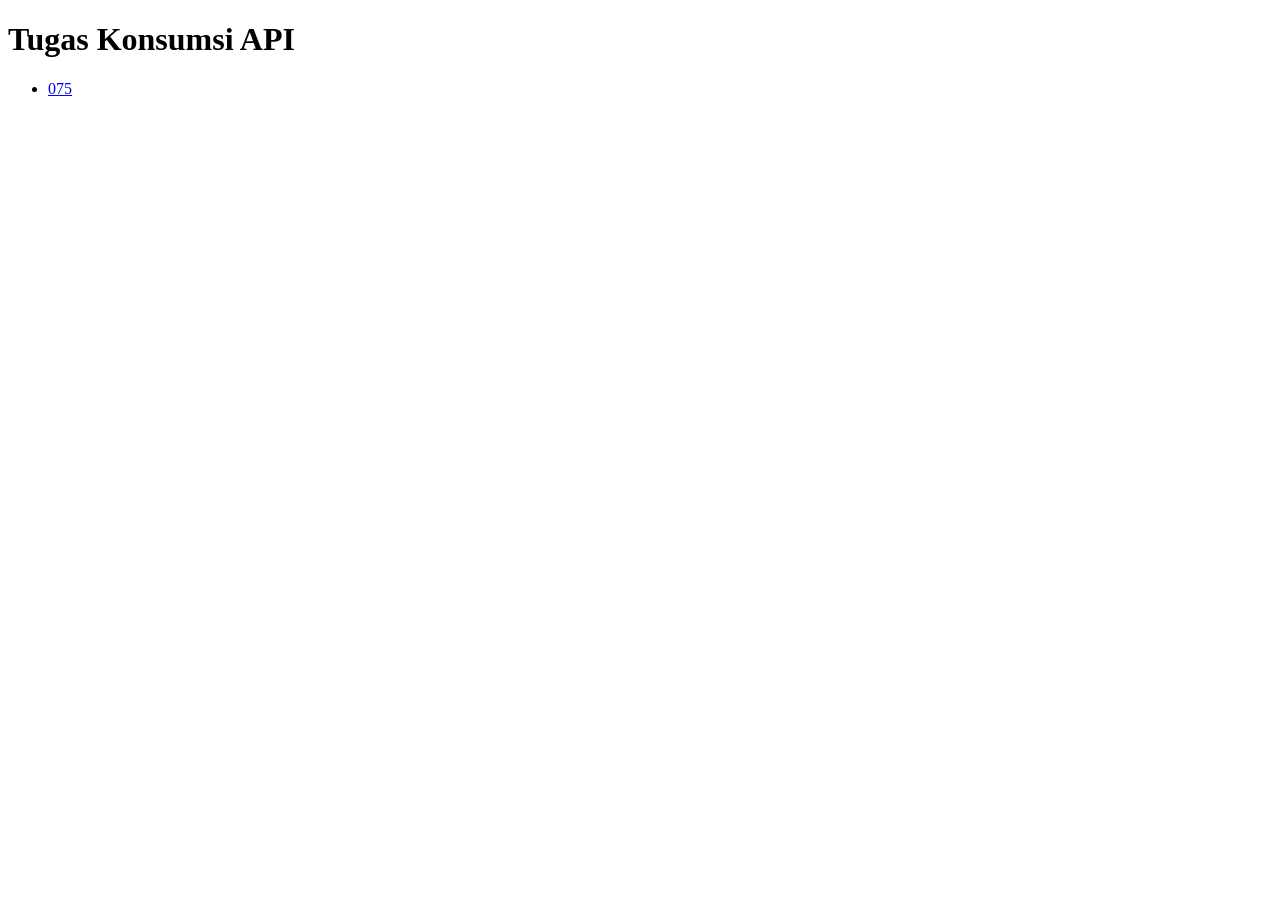
<file: index.html>
<!DOCTYPE html>
<html>
<head>
    <title>Tugas Konsumsi API - 075</title>
</head>
<body>

    <h1>Tugas Konsumsi API</h1>

    <ul>
        <li><a href="beranda.html">075</a></li>
    </ul>

</body>
</html>
</file>
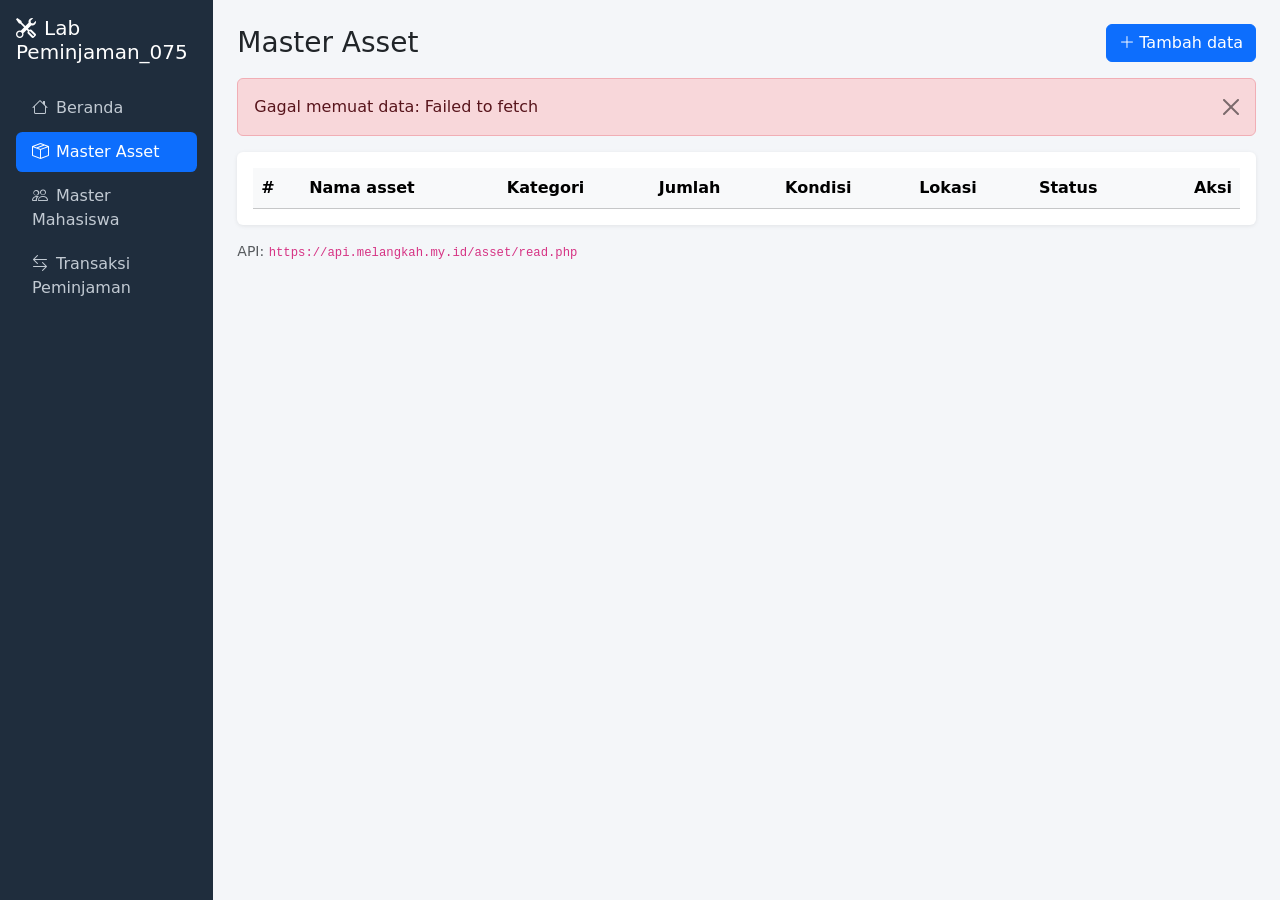
<file: asset.html>
<!DOCTYPE html>
<html lang="id">
<head>
<meta charset="UTF-8">
<meta name="viewport" content="width=device-width, initial-scale=1">
<title>Master Asset</title>
<link href="https://cdn.jsdelivr.net/npm/bootstrap@5.3.3/dist/css/bootstrap.min.css" rel="stylesheet">
<link href="https://cdn.jsdelivr.net/npm/bootstrap-icons@1.11.3/font/bootstrap-icons.min.css" rel="stylesheet">
<link href="css/style.css" rel="stylesheet">
</head>
<body>
<div id="app"></div>
<script src="https://cdn.jsdelivr.net/npm/bootstrap@5.3.3/dist/js/bootstrap.bundle.min.js"></script>
<script src="js/app.js"></script>
<script>initCrud("asset");</script>
</body>
</html>
</file>
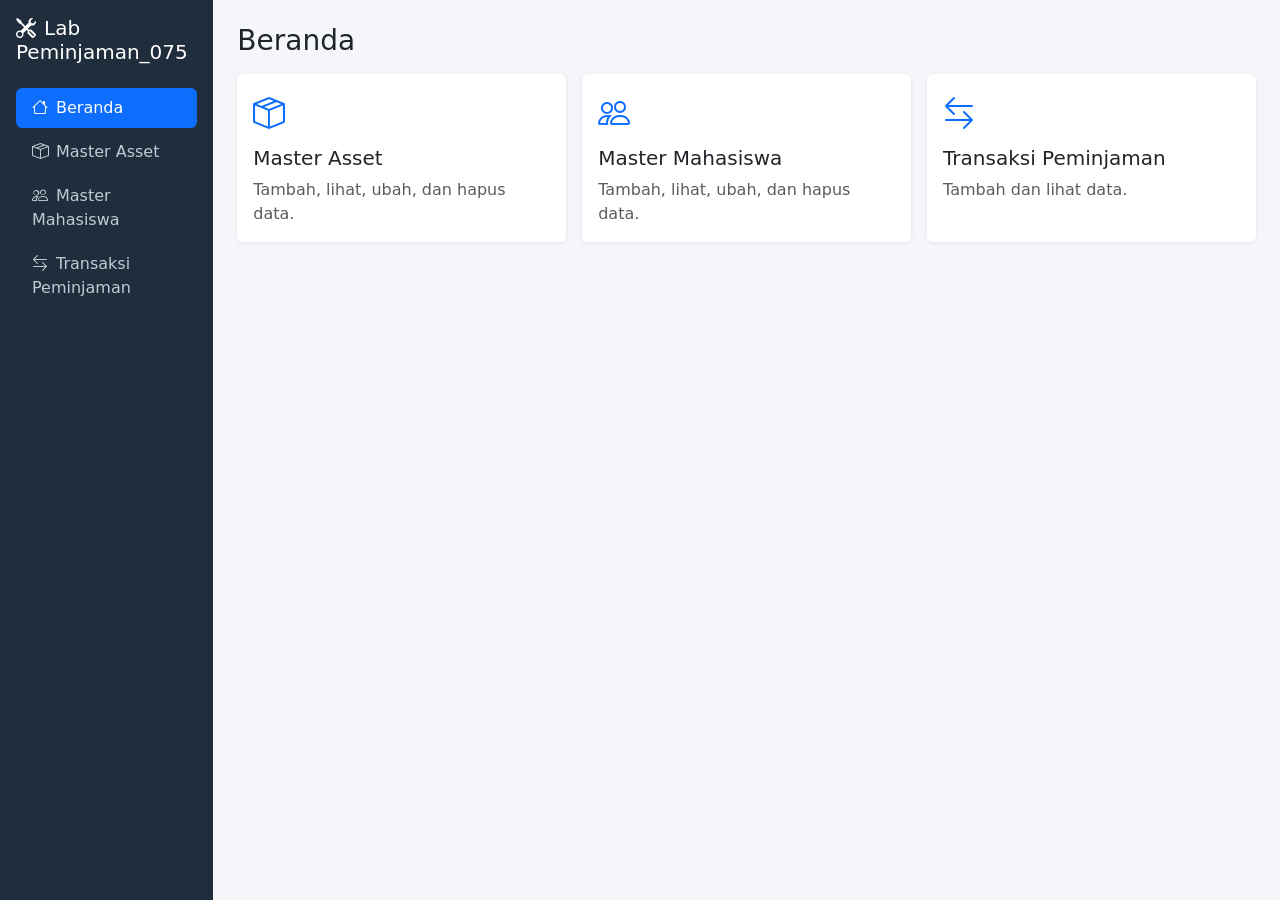
<file: beranda.html>
<!DOCTYPE html>
<html lang="id">
<head>
<meta charset="UTF-8">
<meta name="viewport" content="width=device-width, initial-scale=1">
<title>Beranda - Peminjaman Alat Laboratorium</title>
<link href="https://cdn.jsdelivr.net/npm/bootstrap@5.3.3/dist/css/bootstrap.min.css" rel="stylesheet">
<link href="https://cdn.jsdelivr.net/npm/bootstrap-icons@1.11.3/font/bootstrap-icons.min.css" rel="stylesheet">
<link href="css/style.css" rel="stylesheet">
</head>
<body>
<div id="app"></div>
<script src="https://cdn.jsdelivr.net/npm/bootstrap@5.3.3/dist/js/bootstrap.bundle.min.js"></script>
<script src="js/app.js"></script>
<script>initHome();</script>
</body>
</html>
</file>
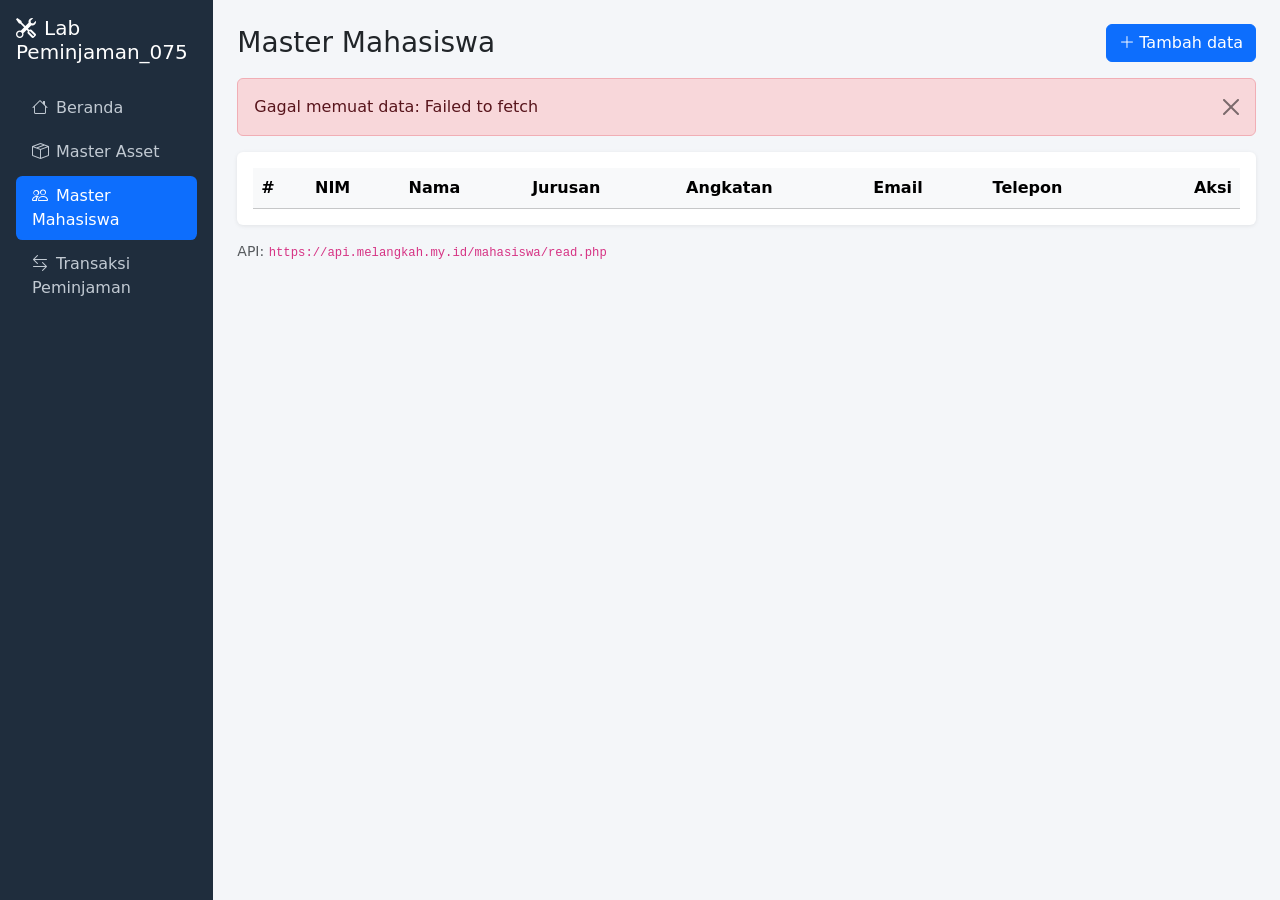
<file: mahasiswa.html>
<!DOCTYPE html>
<html lang="id">
<head>
<meta charset="UTF-8">
<meta name="viewport" content="width=device-width, initial-scale=1">
<title>Master Mahasiswa</title>
<link href="https://cdn.jsdelivr.net/npm/bootstrap@5.3.3/dist/css/bootstrap.min.css" rel="stylesheet">
<link href="https://cdn.jsdelivr.net/npm/bootstrap-icons@1.11.3/font/bootstrap-icons.min.css" rel="stylesheet">
<link href="css/style.css" rel="stylesheet">
</head>
<body>
<div id="app"></div>
<script src="https://cdn.jsdelivr.net/npm/bootstrap@5.3.3/dist/js/bootstrap.bundle.min.js"></script>
<script src="js/app.js"></script>
<script>initCrud("mahasiswa");</script>
</body>
</html>
</file>
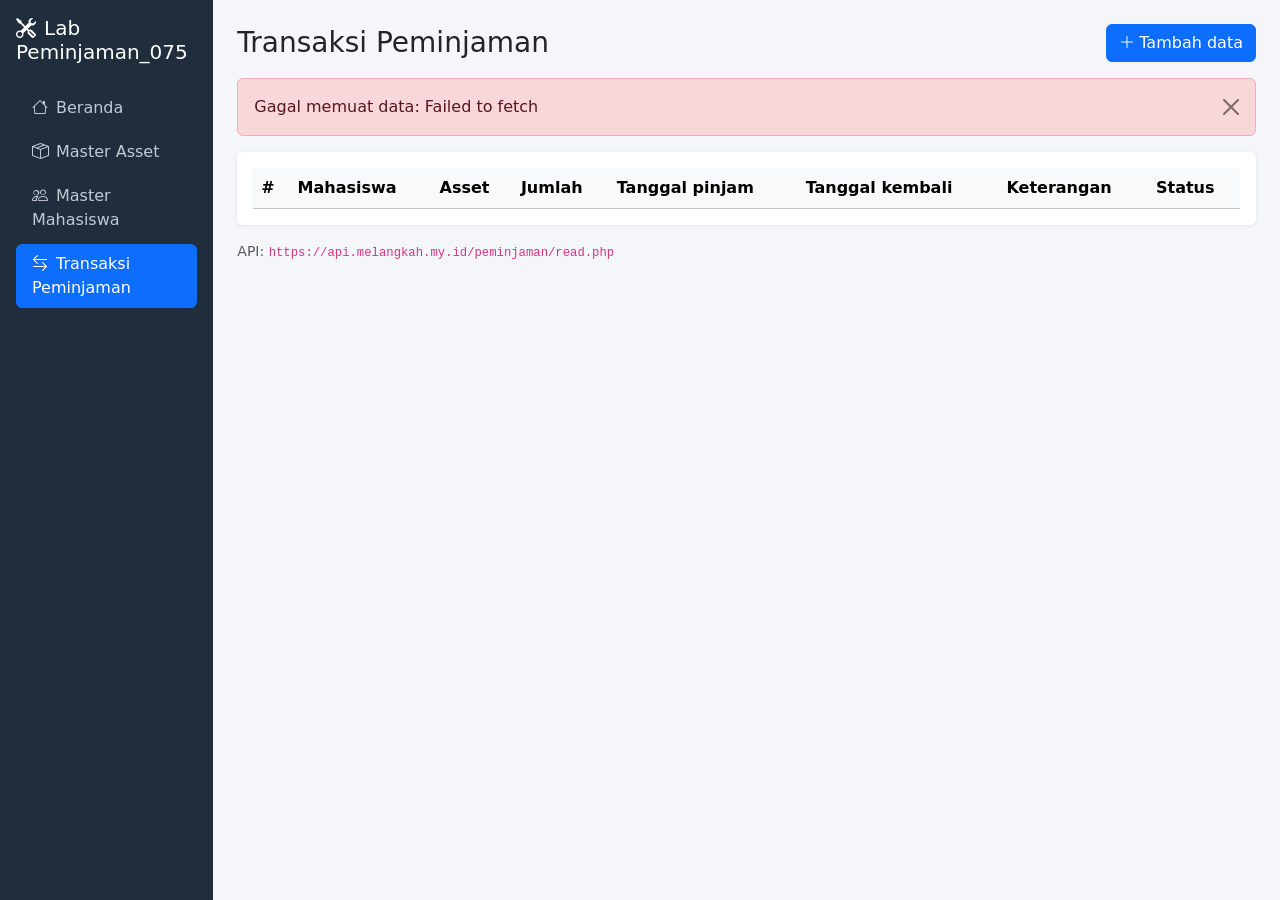
<file: peminjaman.html>
<!DOCTYPE html>
<html lang="id">
<head>
<meta charset="UTF-8">
<meta name="viewport" content="width=device-width, initial-scale=1">
<title>Transaksi Peminjaman</title>
<link href="https://cdn.jsdelivr.net/npm/bootstrap@5.3.3/dist/css/bootstrap.min.css" rel="stylesheet">
<link href="https://cdn.jsdelivr.net/npm/bootstrap-icons@1.11.3/font/bootstrap-icons.min.css" rel="stylesheet">
<link href="css/style.css" rel="stylesheet">
</head>
<body>
<div id="app"></div>
<script src="https://cdn.jsdelivr.net/npm/bootstrap@5.3.3/dist/js/bootstrap.bundle.min.js"></script>
<script src="js/app.js"></script>
<script>initCrud("peminjaman");</script>
</body>
</html>
</file>
<file: css/style.css>
body { background: #f4f6f9; }
.sidebar { background: #1f2d3d; min-height: 100vh; }
.sidebar .nav-link { color: #c2cad3; border-radius: .4rem; }
.sidebar .nav-link.active, .sidebar .nav-link:hover { background: #0d6efd; color: #fff; }
.card { border: 0; box-shadow: 0 1px 4px rgba(0, 0, 0, .08); }
</file>
